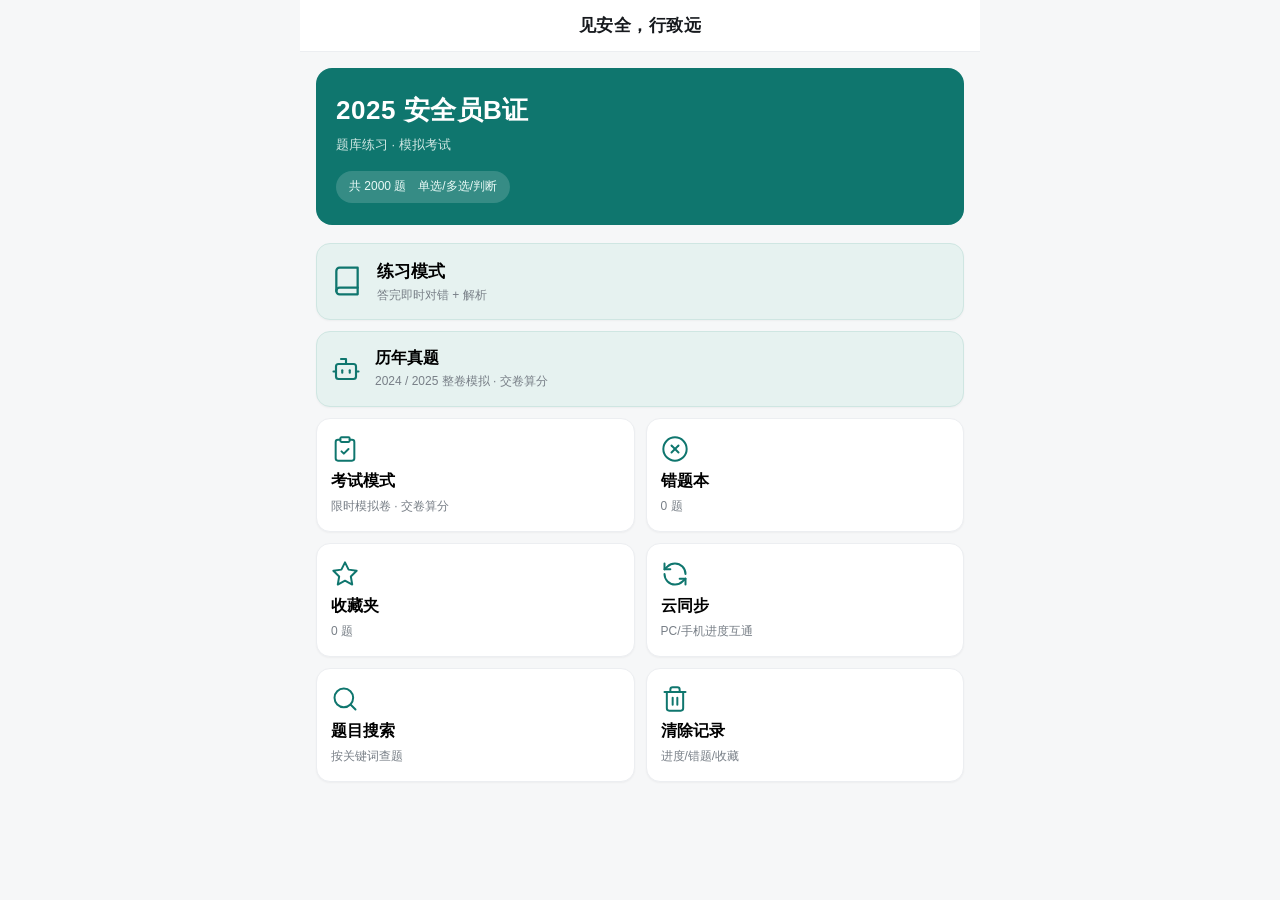
<file: index.html>
<!DOCTYPE html>
<html lang="zh-CN">
<head>
  <meta charset="UTF-8" />
  <meta name="viewport" content="width=device-width, initial-scale=1.0, maximum-scale=1.0, user-scalable=no" />
  <meta name="theme-color" content="#0f766e" />
  <title>安全员B证 · 刷题练习</title>
  <link rel="stylesheet" href="css/style.css" />
</head>
<body>
  <div id="app">
    <!-- ============ 顶部栏 ============ -->
    <header class="topbar">
      <button class="topbar__back" id="btnBack" hidden>‹</button>
      <h1 class="topbar__title" id="topTitle">见安全，行致远</h1>
      <div class="topbar__right" id="topRight"></div>
    </header>

    <main id="main">

      <!-- ============ 首页 ============ -->
      <section class="view view--home" data-view="home">
        <div class="hero">
          <div class="hero__title">2025 安全员B证</div>
          <div class="hero__sub">题库练习 · 模拟考试</div>
          <div class="hero__stat" id="homeStat"></div>
        </div>

        <div class="grid">
          <button class="card card--practice" data-go="practiceSetup">
            <span class="card__icon"><svg viewBox="0 0 24 24" aria-hidden="true"><path d="M4 19.5A2.5 2.5 0 0 1 6.5 17H20"/><path d="M6.5 2H20v20H6.5A2.5 2.5 0 0 1 4 19.5v-15A2.5 2.5 0 0 1 6.5 2z"/></svg></span>
            <span class="card__body">
              <span class="card__name">练习模式</span>
              <span class="card__desc">答完即时对错 + 解析</span>
            </span>
          </button>
          <button class="card card--papers" data-go="papers">
            <span class="card__icon"><svg viewBox="0 0 24 24" aria-hidden="true"><path d="M12 8V4H8"/><rect width="16" height="12" x="4" y="8" rx="2"/><path d="M2 14h2"/><path d="M20 14h2"/><path d="M15 13v2"/><path d="M9 13v2"/></svg></span>
            <span class="card__body">
              <span class="card__name">历年真题</span>
              <span class="card__desc">2024 / 2025 整卷模拟 · 交卷算分</span>
            </span>
          </button>
          <button class="card card--exam" data-go="examSetup">
            <span class="card__icon"><svg viewBox="0 0 24 24" aria-hidden="true"><rect width="8" height="4" x="8" y="2" rx="1"/><path d="M16 4h2a2 2 0 0 1 2 2v14a2 2 0 0 1-2 2H6a2 2 0 0 1-2-2V6a2 2 0 0 1 2-2h2"/><path d="m9 14 2 2 4-4"/></svg></span>
            <span class="card__name">考试模式</span>
            <span class="card__desc">限时模拟卷 · 交卷算分</span>
          </button>
          <button class="card card--wrong" data-go="wrongbook">
            <span class="card__icon"><svg viewBox="0 0 24 24" aria-hidden="true"><circle cx="12" cy="12" r="10"/><path d="m15 9-6 6"/><path d="m9 9 6 6"/></svg></span>
            <span class="card__name">错题本</span>
            <span class="card__desc" id="wrongCount">0 题</span>
          </button>
          <button class="card card--fav" data-go="favbook">
            <span class="card__icon"><svg viewBox="0 0 24 24" aria-hidden="true"><polygon points="12 2 15.09 8.26 22 9.27 17 14.14 18.18 21.02 12 17.77 5.82 21.02 7 14.14 2 9.27 8.91 8.26 12 2"/></svg></span>
            <span class="card__name">收藏夹</span>
            <span class="card__desc" id="favCount">0 题</span>
          </button>
          <button class="card card--sync" data-go="sync">
            <span class="card__icon"><svg viewBox="0 0 24 24" aria-hidden="true"><path d="M21 12a9 9 0 0 0-9-9 9 9 0 0 0-6.4 2.6L3 8"/><path d="M3 3v5h5"/><path d="M3 12a9 9 0 0 0 9 9 9 9 0 0 0 6.4-2.6L21 16"/><path d="M21 21v-5h-5"/></svg></span>
            <span class="card__name">云同步</span>
            <span class="card__desc" id="syncCardDesc">PC/手机进度互通</span>
          </button>
          <button class="card card--search" data-go="search">
            <span class="card__icon"><svg viewBox="0 0 24 24" aria-hidden="true"><circle cx="11" cy="11" r="8"/><path d="m21 21-4.3-4.3"/></svg></span>
            <span class="card__name">题目搜索</span>
            <span class="card__desc">按关键词查题</span>
          </button>
          <button class="card card--reset" id="btnResetAll">
            <span class="card__icon"><svg viewBox="0 0 24 24" aria-hidden="true"><path d="M3 6h18"/><path d="M19 6v14a2 2 0 0 1-2 2H7a2 2 0 0 1-2-2V6"/><path d="M8 6V4a2 2 0 0 1 2-2h4a2 2 0 0 1 2 2v2"/><line x1="10" x2="10" y1="11" y2="17"/><line x1="14" x2="14" y1="11" y2="17"/></svg></span>
            <span class="card__name">清除记录</span>
            <span class="card__desc">进度/错题/收藏</span>
          </button>
        </div>
      </section>

      <!-- ============ 练习设置 ============ -->
      <section class="view" data-view="practiceSetup" hidden>
        <div class="setup">
          <h2 class="setup__h">选择题型</h2>
          <div class="seg" id="practiceType">
            <button class="seg__btn is-active" data-val="all">全部</button>
            <button class="seg__btn" data-val="single">单选</button>
            <button class="seg__btn" data-val="multiple">多选</button>
            <button class="seg__btn" data-val="judge">判断</button>
          </div>

          <h2 class="setup__h">出题顺序</h2>
          <div class="seg" id="practiceOrder">
            <button class="seg__btn is-active" data-val="seq">顺序</button>
            <button class="seg__btn" data-val="random">随机</button>
          </div>

          <label class="switch">
            <input type="checkbox" id="practiceResume" checked />
            <span>记住上次进度（继续作答）</span>
          </label>

          <div class="setup__info" id="practiceInfo"></div>
          <button class="btn btn--primary btn--block" id="btnStartPractice">开始练习</button>
        </div>
      </section>

      <!-- ============ 考试设置 ============ -->
      <section class="view" data-view="examSetup" hidden>
        <div class="setup">
          <h2 class="setup__h">试卷构成</h2>
          <div class="exam-row"><span>单选题</span><input type="number" id="examSingle" min="0" value="40" /> 题 × 1 分</div>
          <div class="exam-row"><span>多选题</span><input type="number" id="examMultiple" min="0" value="20" /> 题 × 2 分</div>
          <div class="exam-row"><span>判断题</span><input type="number" id="examJudge" min="0" value="20" /> 题 × 1 分</div>

          <h2 class="setup__h">考试时长（分钟）</h2>
          <input type="number" id="examMinutes" min="1" value="60" class="exam-minutes" />

          <div class="setup__info" id="examInfo"></div>
          <button class="btn btn--primary btn--block" id="btnStartExam">开始考试</button>
        </div>
      </section>

      <!-- ============ 历年真题（选年份） ============ -->
      <section class="view" data-view="papers" hidden>
        <div class="papers" id="papersBox"></div>
      </section>

      <!-- ============ 答题视图（练习/考试通用） ============ -->
      <section class="view view--quiz" data-view="quiz" hidden>
        <div class="quiz">
          <div class="quiz__bar">
            <button class="quiz__progress" id="qNavToggle" title="题号跳转"><span id="qIndex">1</span>/<span id="qTotal">1</span><span class="quiz__navcaret">▾</span></button>
            <div class="quiz__timer" id="qTimer" hidden>00:00</div>
            <button class="quiz__fav" id="qFav" title="收藏"><svg viewBox="0 0 24 24" aria-hidden="true"><polygon points="12 2 15.09 8.26 22 9.27 17 14.14 18.18 21.02 12 17.77 5.82 21.02 7 14.14 2 9.27 8.91 8.26 12 2"/></svg></button>
          </div>
          <div class="quiz__progressbar"><i id="qProgressFill"></i></div>
          <div class="qnav" id="qNav" hidden>
            <div class="qnav__legend">
              <span><i class="qnav__dot is-cur"></i>当前</span>
              <span><i class="qnav__dot is-ans"></i>已答</span>
              <span><i class="qnav__dot is-right"></i>对</span>
              <span><i class="qnav__dot is-wrong2"></i>错</span>
            </div>
            <div class="qnav__grid" id="qNavGrid"></div>
          </div>

          <div class="qcard" id="qCard"><!-- 动态渲染 --></div>

          <div class="quiz__feedback" id="qFeedback" hidden></div>

          <div class="quiz__foot">
            <button class="btn btn--ghost" id="btnPrev">上一题</button>
            <button class="btn btn--primary" id="btnSubmitOrNext">提交</button>
          </div>
          <button class="btn btn--ghost btn--block" id="btnFinishExam" hidden>交卷</button>
        </div>
      </section>

      <!-- ============ 考试结果 ============ -->
      <section class="view" data-view="examResult" hidden>
        <div class="result" id="examResultBox"></div>
      </section>

      <!-- ============ 错题本 / 收藏夹 / 搜索 列表 ============ -->
      <section class="view" data-view="list" hidden>
        <div class="list" id="listBox"></div>
      </section>

      <!-- ============ 云同步 ============ -->
      <section class="view" data-view="sync" hidden>
        <div class="setup sync">
          <p class="sync__desc">在电脑和手机上输入<b>同一个同步码</b>，错题、收藏、练习进度即可云端互通。</p>
          <h2 class="setup__h">同步码</h2>
          <div class="sync__row">
            <input type="text" id="syncCodeInput" placeholder="4-64 位字母 / 数字" maxlength="64" autocomplete="off" autocapitalize="off" spellcheck="false" />
            <button class="btn btn--ghost" id="btnGenCode">随机生成</button>
          </div>
          <button class="btn btn--primary btn--block" id="btnSyncNow">保存并立即同步</button>
          <button class="btn btn--ghost btn--block" id="btnSyncOff" hidden>停止同步（清除本机同步码）</button>
          <div class="sync__status" id="syncStatus"></div>
          <div class="sync__snaps" id="syncSnaps"></div>
          <div class="sync__hint">同步码相当于密码，请妥善保管；知道它的人都能读写你的数据。换设备时，输入相同同步码并点「立即同步」即可。</div>
        </div>
      </section>

      <!-- ============ 搜索 ============ -->
      <section class="view" data-view="search" hidden>
        <div class="search">
          <input type="search" id="searchInput" placeholder="输入关键词，如：安全生产许可证" />
          <div class="search__result" id="searchResult"></div>
        </div>
      </section>

    </main>
  </div>

  <script src="js/questions.js"></script>
  <script src="js/papers.js"></script>
  <script src="js/app.js"></script>
</body>
</html>
</file>
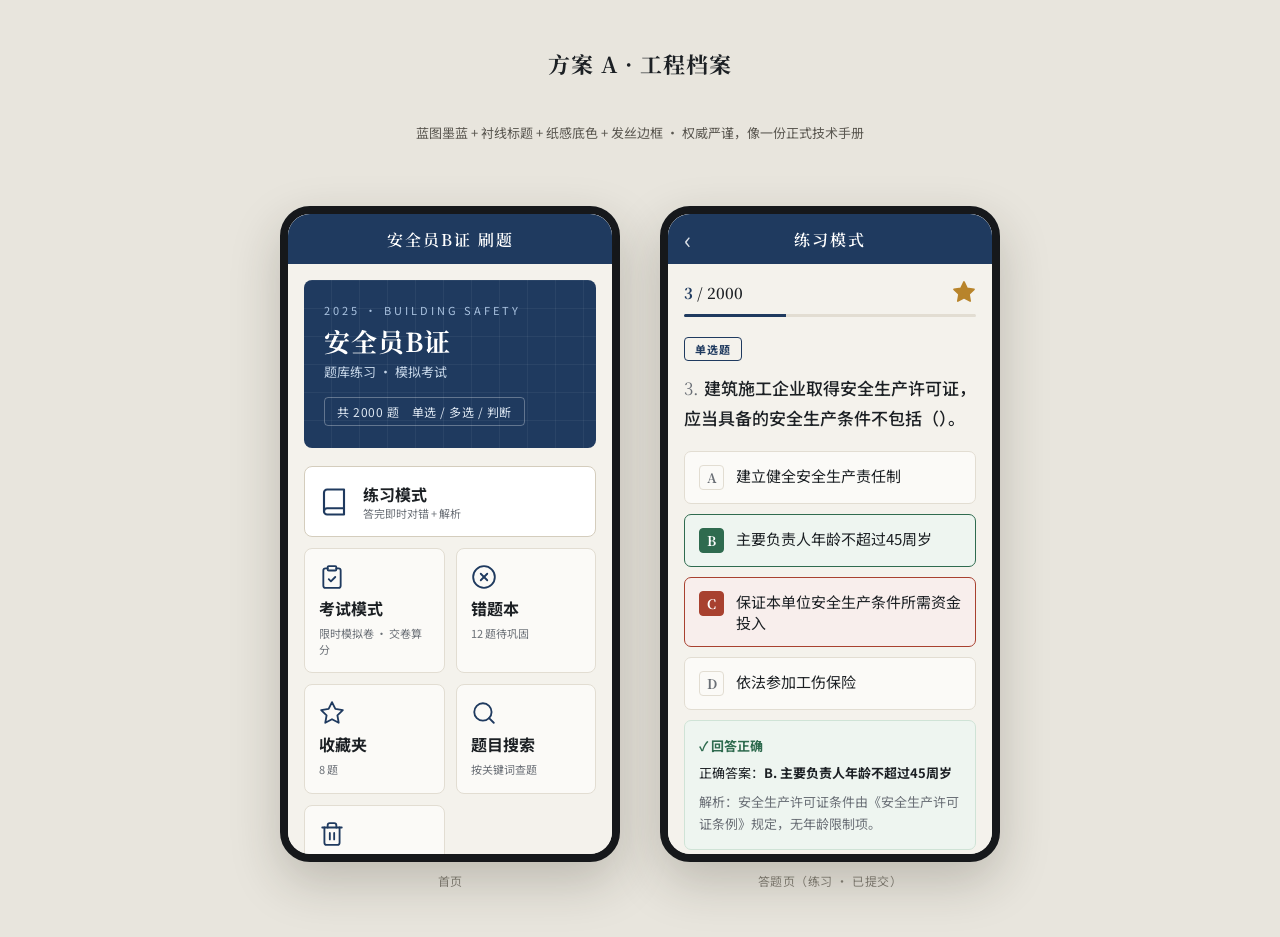
<file: design-demos/A-engineering-doc.html>
<!DOCTYPE html>
<html lang="zh-CN"><head><meta charset="UTF-8"/>
<title>方案A · 工程档案</title>
<link rel="preconnect" href="https://fonts.googleapis.com">
<style>
@import url('https://fonts.googleapis.com/css2?family=Noto+Serif+SC:wght@500;600;700&family=Noto+Sans+SC:wght@400;500;700&display=swap');
:root{
  --paper:#f4f2ec; --card:#fbfaf7; --ink:#1c2024; --ink2:#6a6f76; --line:#e2ddd2;
  --accent:#1f3a5f; --accent2:#2d5483; --ok:#2f6b4f; --no:#a8412f; --amber:#b8842b;
}
*{box-sizing:border-box;margin:0;padding:0}
body{background:#e8e5dd;font-family:"Noto Sans SC",-apple-system,sans-serif;color:var(--ink);
  display:flex;gap:40px;flex-wrap:wrap;justify-content:center;padding:48px 24px;-webkit-font-smoothing:antialiased}
.label{width:100%;text-align:center;font-family:"Noto Serif SC",serif;font-size:22px;font-weight:700;letter-spacing:1px;margin-bottom:4px}
.sub{width:100%;text-align:center;color:#5a5750;font-size:13px;margin-bottom:24px}
.phone{width:340px;background:var(--paper);border-radius:30px;overflow:hidden;
  box-shadow:0 20px 50px rgba(40,35,25,.22);border:8px solid #16181b}
.cap{font-size:12px;color:#7a766c;text-align:center;margin-top:10px;letter-spacing:.5px}
.frame{height:640px;overflow-y:auto;background:var(--paper)}
.frame::-webkit-scrollbar{display:none}

.top{height:50px;display:flex;align-items:center;padding:0 16px;background:var(--accent);color:#fff;position:sticky;top:0;z-index:5}
.top .t{flex:1;text-align:center;font-family:"Noto Serif SC",serif;font-size:16px;font-weight:600;letter-spacing:2px}
.top .b{width:28px;font-size:24px;line-height:1;color:rgba(255,255,255,.85)}
.view{padding:16px}

/* hero */
.hero{background:var(--accent);color:#fff;border-radius:8px;padding:22px 20px;position:relative;overflow:hidden;margin-bottom:18px}
.hero::after{content:"";position:absolute;inset:0;background:
  repeating-linear-gradient(90deg,transparent 0 27px,rgba(255,255,255,.05) 27px 28px),
  repeating-linear-gradient(0deg,transparent 0 27px,rgba(255,255,255,.05) 27px 28px);pointer-events:none}
.hero .badge{font-size:11px;letter-spacing:3px;color:#a9c2e0;text-transform:uppercase}
.hero h2{font-family:"Noto Serif SC",serif;font-size:26px;font-weight:700;letter-spacing:1px;margin-top:4px;position:relative}
.hero .desc{font-size:13px;color:#c6d6e8;margin-top:3px}
.hero .stat{margin-top:16px;display:inline-block;font-size:12px;color:#dce6f1;border:1px solid rgba(255,255,255,.3);
  padding:5px 12px;border-radius:4px;letter-spacing:.5px}

.grid{display:grid;grid-template-columns:1fr 1fr;gap:11px}
.card{background:var(--card);border:1px solid var(--line);border-radius:8px;padding:15px 14px;
  display:flex;flex-direction:column;gap:6px;cursor:pointer;transition:.15s}
.card:hover{border-color:var(--accent);transform:translateY(-1px)}
.card .ic{width:26px;height:26px;color:var(--accent)}
.card .ic svg{width:100%;height:100%;stroke:currentColor;stroke-width:1.7;fill:none;stroke-linecap:round;stroke-linejoin:round}
.card .nm{font-size:16px;font-weight:700}
.card .ds{font-size:11px;color:var(--ink2);line-height:1.4}
.card.primary{grid-column:1/3;flex-direction:row;align-items:center;gap:14px;background:#fff;border-color:#d4cdbd}
.card.primary .ic{width:30px;height:30px}
.card.primary .txt{flex:1}

/* quiz */
.qbar{display:flex;align-items:center;gap:12px;margin-bottom:10px}
.qprog{font-family:"Noto Serif SC",serif;font-size:15px;font-weight:600;color:var(--ink)}
.qprog b{color:var(--accent)}
.qfav{margin-left:auto;width:24px;height:24px;color:var(--amber);cursor:pointer}
.qfav svg{width:100%;height:100%;stroke:currentColor;stroke-width:1.7;fill:none;stroke-linejoin:round}
.qfav.on svg{fill:currentColor}
.qpb{height:3px;background:var(--line);border-radius:2px;overflow:hidden;margin-bottom:18px}
.qpb i{display:block;height:100%;width:35%;background:var(--accent)}
.qtype{display:inline-block;font-size:11px;font-weight:700;letter-spacing:1px;padding:3px 10px;border-radius:4px;
  border:1px solid var(--accent);color:var(--accent);margin-bottom:12px}
.qstem{font-size:17px;line-height:1.75;font-weight:500;margin-bottom:18px}
.qstem .qid{color:var(--ink2);font-weight:400;font-family:"Noto Serif SC",serif;margin-right:5px}
.opt{display:flex;align-items:flex-start;gap:12px;padding:13px 14px;margin-bottom:10px;
  border:1px solid var(--line);border-radius:7px;background:var(--card);font-size:15px}
.opt .k{flex:none;width:25px;height:25px;border:1px solid var(--line);border-radius:4px;
  display:flex;align-items:center;justify-content:center;font-family:"Noto Serif SC",serif;font-weight:700;font-size:13px;color:var(--ink2)}
.opt.chosen{border-color:var(--accent);background:#eef2f7}
.opt.chosen .k{background:var(--accent);color:#fff;border-color:var(--accent)}
.opt.correct{border-color:var(--ok);background:#eef5f0}
.opt.correct .k{background:var(--ok);color:#fff;border-color:var(--ok)}
.opt.wrong{border-color:var(--no);background:#f8eeec}
.opt.wrong .k{background:var(--no);color:#fff;border-color:var(--no)}
.fb{border-radius:7px;padding:14px;margin:4px 0 14px;font-size:13px;line-height:1.7;border:1px solid}
.fb.ok{background:#eef5f0;border-color:#cfe3d6}
.fb .ttl{font-weight:700;margin-bottom:5px;color:var(--ok)}
.fb .exp{margin-top:7px;color:var(--ink2)}
.foot{display:flex;gap:10px;margin-top:4px}
.btn{flex:1;padding:13px;border-radius:7px;font-size:15px;font-weight:700;border:1px solid var(--line);background:var(--card);color:var(--ink);cursor:pointer}
.btn.pri{background:var(--accent);color:#fff;border-color:var(--accent)}
</style></head>
<body>
<div class="label">方案 A · 工程档案</div>
<div class="sub">蓝图墨蓝 + 衬线标题 + 纸感底色 + 发丝边框 · 权威严谨，像一份正式技术手册</div>

<div>
<div class="phone"><div class="frame">
  <div class="top"><span class="b"></span><span class="t">安全员B证 刷题</span><span class="b"></span></div>
  <div class="view">
    <div class="hero">
      <div class="badge">2025 · BUILDING SAFETY</div>
      <h2>安全员B证</h2>
      <div class="desc">题库练习 · 模拟考试</div>
      <div class="stat">共 2000 题　单选 / 多选 / 判断</div>
    </div>
    <div class="grid">
      <div class="card primary">
        <span class="ic"><svg viewBox="0 0 24 24"><path d="M4 19.5A2.5 2.5 0 0 1 6.5 17H20"/><path d="M6.5 2H20v20H6.5A2.5 2.5 0 0 1 4 19.5v-15A2.5 2.5 0 0 1 6.5 2z"/></svg></span>
        <div class="txt"><div class="nm">练习模式</div><div class="ds">答完即时对错 + 解析</div></div>
      </div>
      <div class="card">
        <span class="ic"><svg viewBox="0 0 24 24"><rect width="8" height="4" x="8" y="2" rx="1"/><path d="M16 4h2a2 2 0 0 1 2 2v14a2 2 0 0 1-2 2H6a2 2 0 0 1-2-2V6a2 2 0 0 1 2-2h2"/><path d="m9 14 2 2 4-4"/></svg></span>
        <div class="nm">考试模式</div><div class="ds">限时模拟卷 · 交卷算分</div>
      </div>
      <div class="card">
        <span class="ic"><svg viewBox="0 0 24 24"><circle cx="12" cy="12" r="10"/><path d="m15 9-6 6"/><path d="m9 9 6 6"/></svg></span>
        <div class="nm">错题本</div><div class="ds">12 题待巩固</div>
      </div>
      <div class="card">
        <span class="ic"><svg viewBox="0 0 24 24"><polygon points="12 2 15.09 8.26 22 9.27 17 14.14 18.18 21.02 12 17.77 5.82 21.02 7 14.14 2 9.27 8.91 8.26 12 2"/></svg></span>
        <div class="nm">收藏夹</div><div class="ds">8 题</div>
      </div>
      <div class="card">
        <span class="ic"><svg viewBox="0 0 24 24"><circle cx="11" cy="11" r="8"/><path d="m21 21-4.3-4.3"/></svg></span>
        <div class="nm">题目搜索</div><div class="ds">按关键词查题</div>
      </div>
      <div class="card">
        <span class="ic"><svg viewBox="0 0 24 24"><path d="M3 6h18"/><path d="M19 6v14a2 2 0 0 1-2 2H7a2 2 0 0 1-2-2V6"/><path d="M8 6V4a2 2 0 0 1 2-2h4a2 2 0 0 1 2 2v2"/><line x1="10" x2="10" y1="11" y2="17"/><line x1="14" x2="14" y1="11" y2="17"/></svg></span>
        <div class="nm">清除记录</div><div class="ds">进度 / 错题 / 收藏</div>
      </div>
    </div>
  </div>
</div></div>
<div class="cap">首页</div>
</div>

<div>
<div class="phone"><div class="frame">
  <div class="top"><span class="b">‹</span><span class="t">练习模式</span><span class="b"></span></div>
  <div class="view">
    <div class="qbar"><span class="qprog"><b>3</b> / 2000</span>
      <span class="qfav on"><svg viewBox="0 0 24 24"><polygon points="12 2 15.09 8.26 22 9.27 17 14.14 18.18 21.02 12 17.77 5.82 21.02 7 14.14 2 9.27 8.91 8.26 12 2"/></svg></span>
    </div>
    <div class="qpb"><i></i></div>
    <div class="qtype">单选题</div>
    <div class="qstem"><span class="qid">3.</span>建筑施工企业取得安全生产许可证，应当具备的安全生产条件不包括（）。</div>
    <div class="opt"><span class="k">A</span><span>建立健全安全生产责任制</span></div>
    <div class="opt correct"><span class="k">B</span><span>主要负责人年龄不超过45周岁</span></div>
    <div class="opt wrong"><span class="k">C</span><span>保证本单位安全生产条件所需资金投入</span></div>
    <div class="opt"><span class="k">D</span><span>依法参加工伤保险</span></div>
    <div class="fb ok"><div class="ttl">✓ 回答正确</div>
      <div>正确答案：<b>B. 主要负责人年龄不超过45周岁</b></div>
      <div class="exp">解析：安全生产许可证条件由《安全生产许可证条例》规定，无年龄限制项。</div></div>
    <div class="foot"><button class="btn">上一题</button><button class="btn pri">下一题</button></div>
  </div>
</div></div>
<div class="cap">答题页（练习 · 已提交）</div>
</div>
</body></html>
</file>
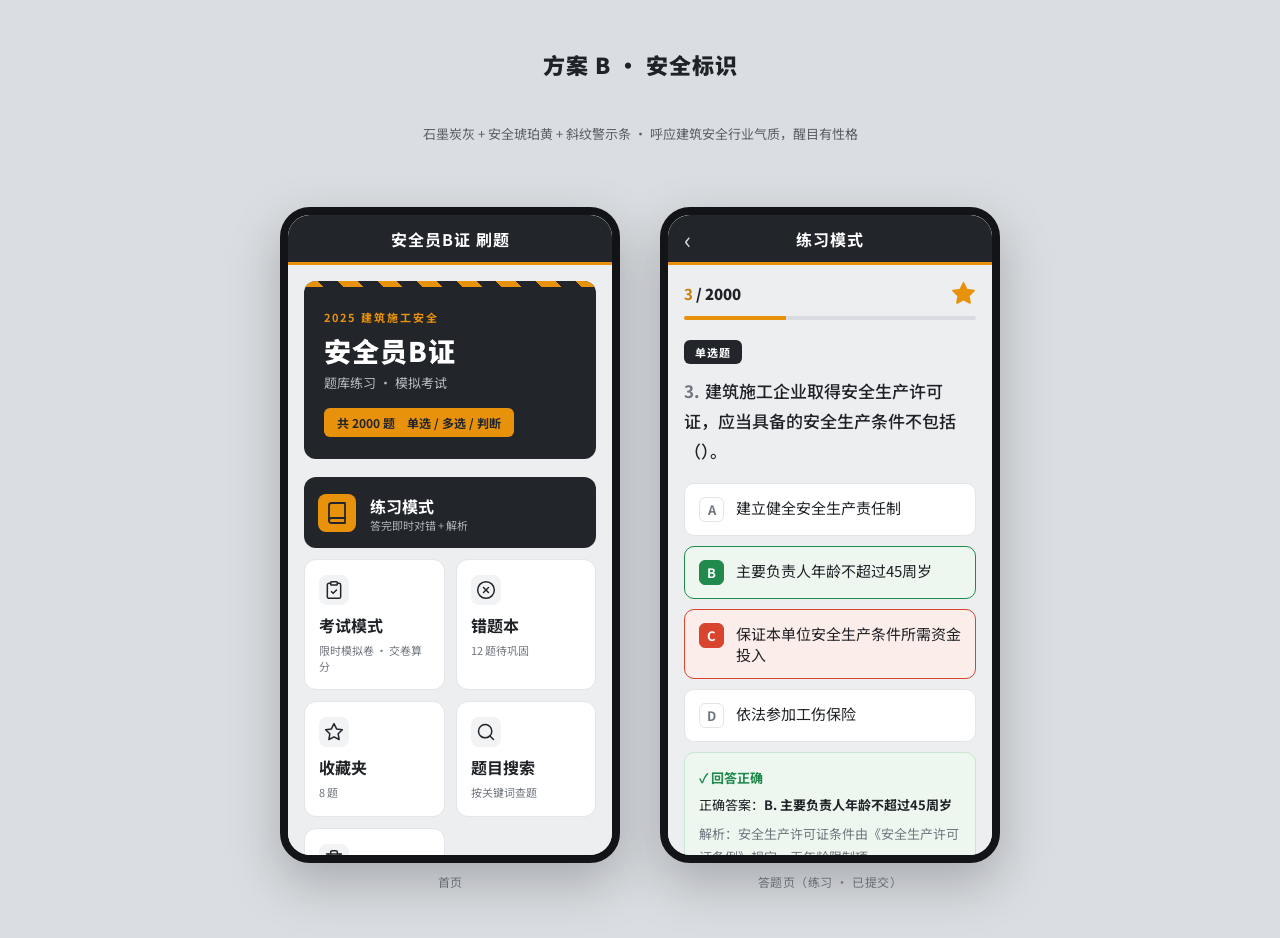
<file: design-demos/B-safety-signage.html>
<!DOCTYPE html>
<html lang="zh-CN"><head><meta charset="UTF-8"/>
<title>方案B · 安全标识</title>
<style>
@import url('https://fonts.googleapis.com/css2?family=Noto+Sans+SC:wght@400;500;700;900&display=swap');
:root{
  --bg:#eceef0; --card:#ffffff; --ink:#1f2226; --ink2:#71777e; --line:#e2e5e9;
  --char:#22262b; --amber:#e8920c; --amber-d:#cf7d04; --ok:#1f8a4c; --no:#d8442e;
}
*{box-sizing:border-box;margin:0;padding:0}
body{background:#dadde1;font-family:"Noto Sans SC",-apple-system,sans-serif;color:var(--ink);
  display:flex;gap:40px;flex-wrap:wrap;justify-content:center;padding:48px 24px;-webkit-font-smoothing:antialiased}
.label{width:100%;text-align:center;font-size:22px;font-weight:900;letter-spacing:1px;margin-bottom:4px}
.sub{width:100%;text-align:center;color:#5a5f64;font-size:13px;margin-bottom:24px}
.phone{width:340px;background:var(--bg);border-radius:30px;overflow:hidden;
  box-shadow:0 20px 50px rgba(20,25,30,.25);border:8px solid #121417}
.cap{font-size:12px;color:#6a6f74;text-align:center;margin-top:10px;letter-spacing:.5px}
.frame{height:640px;overflow-y:auto;background:var(--bg)}
.frame::-webkit-scrollbar{display:none}

.top{height:50px;display:flex;align-items:center;padding:0 16px;background:var(--char);color:#fff;position:sticky;top:0;z-index:5;
  border-bottom:3px solid var(--amber)}
.top .t{flex:1;text-align:center;font-size:16px;font-weight:700;letter-spacing:1px}
.top .b{width:28px;font-size:24px;line-height:1;color:rgba(255,255,255,.85)}
.view{padding:16px}

.hero{background:var(--char);color:#fff;border-radius:12px;padding:22px 20px;position:relative;overflow:hidden;margin-bottom:18px}
.hero::before{content:"";position:absolute;top:0;left:0;right:0;height:6px;
  background:repeating-linear-gradient(45deg,var(--amber) 0 14px,#22262b 14px 28px)}
.hero .badge{font-size:11px;letter-spacing:2px;color:var(--amber);font-weight:700;margin-top:6px}
.hero h2{font-size:27px;font-weight:900;letter-spacing:1px;margin-top:6px}
.hero .desc{font-size:13px;color:#b7bcc2;margin-top:3px}
.hero .stat{margin-top:16px;display:inline-block;font-size:12px;color:#22262b;background:var(--amber);
  padding:6px 13px;border-radius:6px;font-weight:700}

.grid{display:grid;grid-template-columns:1fr 1fr;gap:11px}
.card{background:var(--card);border:1px solid var(--line);border-radius:12px;padding:15px 14px;
  display:flex;flex-direction:column;gap:6px;cursor:pointer;transition:.15s}
.card:hover{transform:translateY(-2px);box-shadow:0 6px 16px rgba(20,25,30,.1)}
.card .ic{width:30px;height:30px;color:var(--char);background:#f1f3f5;border-radius:8px;padding:5px}
.card .ic svg{width:100%;height:100%;stroke:currentColor;stroke-width:1.8;fill:none;stroke-linecap:round;stroke-linejoin:round}
.card .nm{font-size:16px;font-weight:700;margin-top:2px}
.card .ds{font-size:11px;color:var(--ink2);line-height:1.4}
.card.primary{grid-column:1/3;flex-direction:row;align-items:center;gap:14px;background:var(--char);border:none}
.card.primary .ic{background:var(--amber);color:#22262b;width:38px;height:38px;padding:7px}
.card.primary .nm{color:#fff}.card.primary .ds{color:#aeb3b9}
.card.primary .txt{flex:1}

.qbar{display:flex;align-items:center;gap:12px;margin-bottom:10px}
.qprog{font-size:15px;font-weight:900;color:var(--ink)}
.qprog b{color:var(--amber-d)}
.qfav{margin-left:auto;width:25px;height:25px;color:var(--amber);cursor:pointer}
.qfav svg{width:100%;height:100%;stroke:currentColor;stroke-width:1.8;fill:none;stroke-linejoin:round}
.qfav.on svg{fill:currentColor}
.qpb{height:4px;background:#d8dce0;border-radius:3px;overflow:hidden;margin-bottom:18px}
.qpb i{display:block;height:100%;width:35%;background:var(--amber)}
.qtype{display:inline-block;font-size:11px;font-weight:700;letter-spacing:1px;padding:4px 11px;border-radius:6px;
  background:var(--char);color:#fff;margin-bottom:12px}
.qstem{font-size:17px;line-height:1.75;font-weight:500;margin-bottom:18px}
.qstem .qid{color:var(--ink2);font-weight:700;margin-right:5px}
.opt{display:flex;align-items:flex-start;gap:12px;padding:13px 14px;margin-bottom:10px;
  border:1.5px solid var(--line);border-radius:10px;background:var(--card);font-size:15px}
.opt .k{flex:none;width:25px;height:25px;border:1.5px solid var(--line);border-radius:6px;
  display:flex;align-items:center;justify-content:center;font-weight:700;font-size:13px;color:var(--ink2)}
.opt.chosen{border-color:var(--amber-d);background:#fdf4e6}
.opt.chosen .k{background:var(--amber-d);color:#fff;border-color:var(--amber-d)}
.opt.correct{border-color:var(--ok);background:#edf7f0}
.opt.correct .k{background:var(--ok);color:#fff;border-color:var(--ok)}
.opt.wrong{border-color:var(--no);background:#fbedea}
.opt.wrong .k{background:var(--no);color:#fff;border-color:var(--no)}
.fb{border-radius:10px;padding:14px;margin:4px 0 14px;font-size:13px;line-height:1.7;border:1.5px solid}
.fb.ok{background:#edf7f0;border-color:#c9e6d3}
.fb .ttl{font-weight:700;margin-bottom:5px;color:var(--ok)}
.fb .exp{margin-top:7px;color:var(--ink2)}
.foot{display:flex;gap:10px;margin-top:4px}
.btn{flex:1;padding:13px;border-radius:10px;font-size:15px;font-weight:700;border:1.5px solid var(--line);background:var(--card);color:var(--ink);cursor:pointer}
.btn.pri{background:var(--amber);color:#22262b;border-color:var(--amber)}
</style></head>
<body>
<div class="label">方案 B · 安全标识</div>
<div class="sub">石墨炭灰 + 安全琥珀黄 + 斜纹警示条 · 呼应建筑安全行业气质，醒目有性格</div>

<div>
<div class="phone"><div class="frame">
  <div class="top"><span class="b"></span><span class="t">安全员B证 刷题</span><span class="b"></span></div>
  <div class="view">
    <div class="hero">
      <div class="badge">2025 建筑施工安全</div>
      <h2>安全员B证</h2>
      <div class="desc">题库练习 · 模拟考试</div>
      <div class="stat">共 2000 题　单选 / 多选 / 判断</div>
    </div>
    <div class="grid">
      <div class="card primary">
        <span class="ic"><svg viewBox="0 0 24 24"><path d="M4 19.5A2.5 2.5 0 0 1 6.5 17H20"/><path d="M6.5 2H20v20H6.5A2.5 2.5 0 0 1 4 19.5v-15A2.5 2.5 0 0 1 6.5 2z"/></svg></span>
        <div class="txt"><div class="nm">练习模式</div><div class="ds">答完即时对错 + 解析</div></div>
      </div>
      <div class="card">
        <span class="ic"><svg viewBox="0 0 24 24"><rect width="8" height="4" x="8" y="2" rx="1"/><path d="M16 4h2a2 2 0 0 1 2 2v14a2 2 0 0 1-2 2H6a2 2 0 0 1-2-2V6a2 2 0 0 1 2-2h2"/><path d="m9 14 2 2 4-4"/></svg></span>
        <div class="nm">考试模式</div><div class="ds">限时模拟卷 · 交卷算分</div>
      </div>
      <div class="card">
        <span class="ic"><svg viewBox="0 0 24 24"><circle cx="12" cy="12" r="10"/><path d="m15 9-6 6"/><path d="m9 9 6 6"/></svg></span>
        <div class="nm">错题本</div><div class="ds">12 题待巩固</div>
      </div>
      <div class="card">
        <span class="ic"><svg viewBox="0 0 24 24"><polygon points="12 2 15.09 8.26 22 9.27 17 14.14 18.18 21.02 12 17.77 5.82 21.02 7 14.14 2 9.27 8.91 8.26 12 2"/></svg></span>
        <div class="nm">收藏夹</div><div class="ds">8 题</div>
      </div>
      <div class="card">
        <span class="ic"><svg viewBox="0 0 24 24"><circle cx="11" cy="11" r="8"/><path d="m21 21-4.3-4.3"/></svg></span>
        <div class="nm">题目搜索</div><div class="ds">按关键词查题</div>
      </div>
      <div class="card">
        <span class="ic"><svg viewBox="0 0 24 24"><path d="M3 6h18"/><path d="M19 6v14a2 2 0 0 1-2 2H7a2 2 0 0 1-2-2V6"/><path d="M8 6V4a2 2 0 0 1 2-2h4a2 2 0 0 1 2 2v2"/><line x1="10" x2="10" y1="11" y2="17"/><line x1="14" x2="14" y1="11" y2="17"/></svg></span>
        <div class="nm">清除记录</div><div class="ds">进度 / 错题 / 收藏</div>
      </div>
    </div>
  </div>
</div></div>
<div class="cap">首页</div>
</div>

<div>
<div class="phone"><div class="frame">
  <div class="top"><span class="b">‹</span><span class="t">练习模式</span><span class="b"></span></div>
  <div class="view">
    <div class="qbar"><span class="qprog"><b>3</b> / 2000</span>
      <span class="qfav on"><svg viewBox="0 0 24 24"><polygon points="12 2 15.09 8.26 22 9.27 17 14.14 18.18 21.02 12 17.77 5.82 21.02 7 14.14 2 9.27 8.91 8.26 12 2"/></svg></span>
    </div>
    <div class="qpb"><i></i></div>
    <div class="qtype">单选题</div>
    <div class="qstem"><span class="qid">3.</span>建筑施工企业取得安全生产许可证，应当具备的安全生产条件不包括（）。</div>
    <div class="opt"><span class="k">A</span><span>建立健全安全生产责任制</span></div>
    <div class="opt correct"><span class="k">B</span><span>主要负责人年龄不超过45周岁</span></div>
    <div class="opt wrong"><span class="k">C</span><span>保证本单位安全生产条件所需资金投入</span></div>
    <div class="opt"><span class="k">D</span><span>依法参加工伤保险</span></div>
    <div class="fb ok"><div class="ttl">✓ 回答正确</div>
      <div>正确答案：<b>B. 主要负责人年龄不超过45周岁</b></div>
      <div class="exp">解析：安全生产许可证条件由《安全生产许可证条例》规定，无年龄限制项。</div></div>
    <div class="foot"><button class="btn">上一题</button><button class="btn pri">下一题</button></div>
  </div>
</div></div>
<div class="cap">答题页（练习 · 已提交）</div>
</div>
</body></html>
</file>
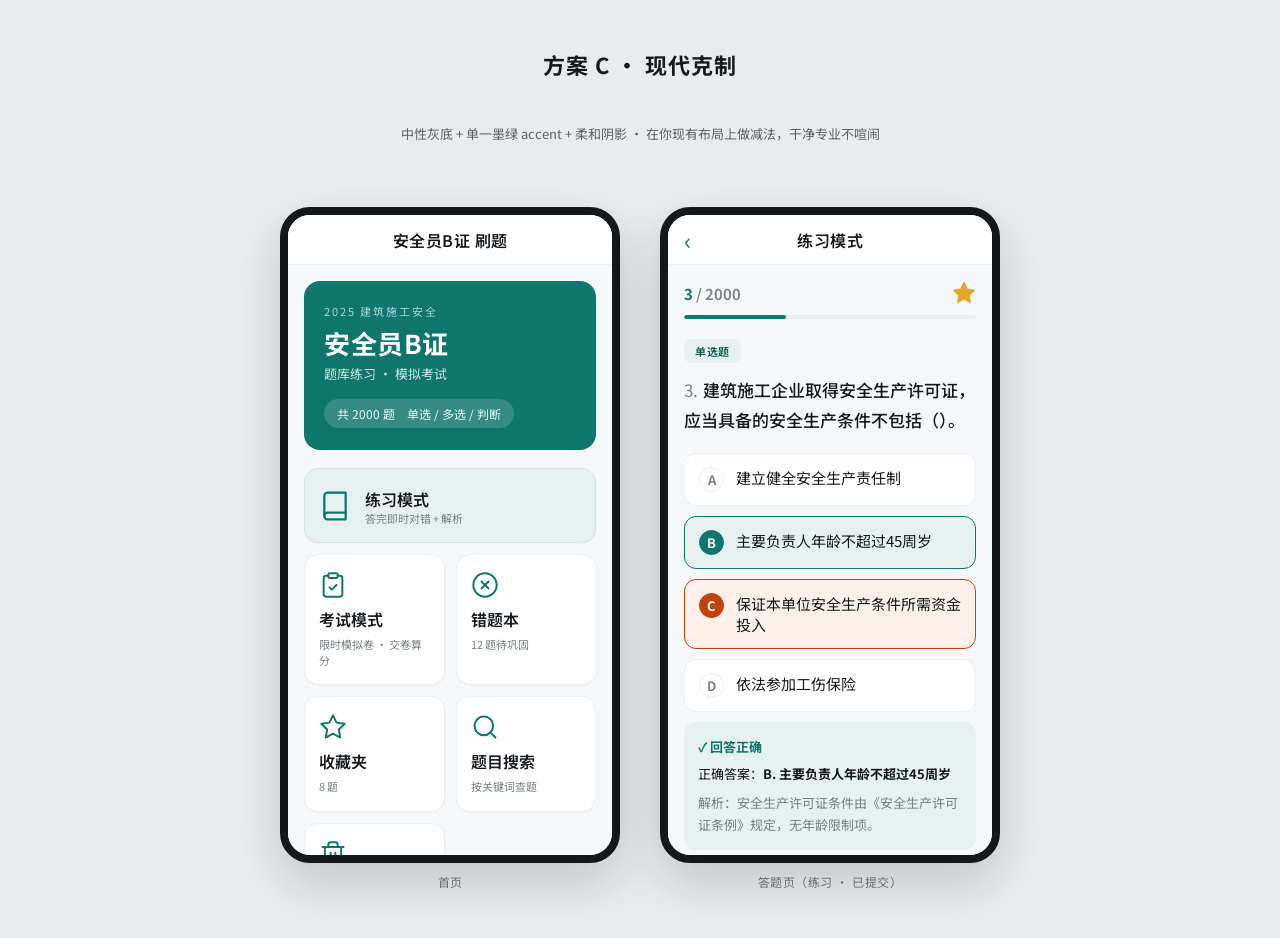
<file: design-demos/C-modern-restrained.html>
<!DOCTYPE html>
<html lang="zh-CN"><head><meta charset="UTF-8"/>
<title>方案C · 现代克制</title>
<style>
@import url('https://fonts.googleapis.com/css2?family=Noto+Sans+SC:wght@400;500;600;700&display=swap');
:root{
  --bg:#f6f7f8; --card:#ffffff; --ink:#16191d; --ink2:#787f87; --line:#eceef1;
  --accent:#0f766e; --accent-s:#0b5a54; --accent-bg:#e6f2f0; --ok:#0f766e; --no:#c2410c;
}
*{box-sizing:border-box;margin:0;padding:0}
body{background:#e9ebed;font-family:"Noto Sans SC",-apple-system,sans-serif;color:var(--ink);
  display:flex;gap:40px;flex-wrap:wrap;justify-content:center;padding:48px 24px;-webkit-font-smoothing:antialiased}
.label{width:100%;text-align:center;font-size:22px;font-weight:700;letter-spacing:1px;margin-bottom:4px}
.sub{width:100%;text-align:center;color:#5e636a;font-size:13px;margin-bottom:24px}
.phone{width:340px;background:var(--bg);border-radius:30px;overflow:hidden;
  box-shadow:0 20px 50px rgba(20,25,30,.18);border:8px solid #15171a}
.cap{font-size:12px;color:#6a6f74;text-align:center;margin-top:10px;letter-spacing:.5px}
.frame{height:640px;overflow-y:auto;background:var(--bg)}
.frame::-webkit-scrollbar{display:none}

.top{height:50px;display:flex;align-items:center;padding:0 16px;background:var(--card);color:var(--ink);
  position:sticky;top:0;z-index:5;border-bottom:1px solid var(--line)}
.top .t{flex:1;text-align:center;font-size:16px;font-weight:600;letter-spacing:.5px}
.top .b{width:28px;font-size:24px;line-height:1;color:var(--accent)}
.view{padding:16px}

.hero{background:var(--accent);color:#fff;border-radius:16px;padding:22px 20px;margin-bottom:18px}
.hero .badge{font-size:11px;letter-spacing:2px;color:#a7d4ce}
.hero h2{font-size:26px;font-weight:700;letter-spacing:.5px;margin-top:5px}
.hero .desc{font-size:13px;color:#cfe7e3;margin-top:3px}
.hero .stat{margin-top:16px;display:inline-block;font-size:12px;color:#eafaf7;background:rgba(255,255,255,.16);
  padding:6px 13px;border-radius:20px}

.grid{display:grid;grid-template-columns:1fr 1fr;gap:11px}
.card{background:var(--card);border:1px solid var(--line);border-radius:14px;padding:16px 14px;
  display:flex;flex-direction:column;gap:6px;cursor:pointer;transition:.15s;box-shadow:0 1px 2px rgba(20,25,30,.03)}
.card:hover{transform:translateY(-2px);box-shadow:0 8px 20px rgba(15,118,110,.1);border-color:#d6dadf}
.card .ic{width:28px;height:28px;color:var(--accent)}
.card .ic svg{width:100%;height:100%;stroke:currentColor;stroke-width:1.7;fill:none;stroke-linecap:round;stroke-linejoin:round}
.card .nm{font-size:16px;font-weight:600;margin-top:2px}
.card .ds{font-size:11px;color:var(--ink2);line-height:1.4}
.card.primary{grid-column:1/3;flex-direction:row;align-items:center;gap:14px;background:var(--accent-bg);border-color:#cfe6e2}
.card.primary .ic{width:32px;height:32px}
.card.primary .txt{flex:1}

.qbar{display:flex;align-items:center;gap:12px;margin-bottom:10px}
.qprog{font-size:15px;font-weight:600;color:var(--ink2)}
.qprog b{color:var(--accent);font-weight:700}
.qfav{margin-left:auto;width:24px;height:24px;color:#e0a82e;cursor:pointer}
.qfav svg{width:100%;height:100%;stroke:currentColor;stroke-width:1.7;fill:none;stroke-linejoin:round}
.qfav.on svg{fill:currentColor}
.qpb{height:4px;background:var(--line);border-radius:3px;overflow:hidden;margin-bottom:18px}
.qpb i{display:block;height:100%;width:35%;background:var(--accent);border-radius:3px}
.qtype{display:inline-block;font-size:11px;font-weight:600;letter-spacing:.5px;padding:4px 11px;border-radius:8px;
  background:var(--accent-bg);color:var(--accent-s);margin-bottom:12px}
.qstem{font-size:17px;line-height:1.75;font-weight:500;margin-bottom:18px}
.qstem .qid{color:var(--ink2);font-weight:400;margin-right:5px}
.opt{display:flex;align-items:flex-start;gap:12px;padding:13px 14px;margin-bottom:10px;
  border:1.5px solid var(--line);border-radius:12px;background:var(--card);font-size:15px}
.opt .k{flex:none;width:25px;height:25px;border:1.5px solid var(--line);border-radius:50%;
  display:flex;align-items:center;justify-content:center;font-weight:700;font-size:13px;color:var(--ink2)}
.opt.chosen{border-color:var(--accent);background:var(--accent-bg)}
.opt.chosen .k{background:var(--accent);color:#fff;border-color:var(--accent)}
.opt.correct{border-color:var(--ok);background:var(--accent-bg)}
.opt.correct .k{background:var(--ok);color:#fff;border-color:var(--ok)}
.opt.wrong{border-color:var(--no);background:#fdf0e9}
.opt.wrong .k{background:var(--no);color:#fff;border-color:var(--no)}
.fb{border-radius:12px;padding:14px;margin:4px 0 14px;font-size:13px;line-height:1.7}
.fb.ok{background:var(--accent-bg)}
.fb .ttl{font-weight:700;margin-bottom:5px;color:var(--ok)}
.fb .exp{margin-top:7px;color:var(--ink2)}
.foot{display:flex;gap:10px;margin-top:4px}
.btn{flex:1;padding:13px;border-radius:12px;font-size:15px;font-weight:600;border:1.5px solid var(--line);background:var(--card);color:var(--ink);cursor:pointer}
.btn.pri{background:var(--accent);color:#fff;border-color:var(--accent)}
</style></head>
<body>
<div class="label">方案 C · 现代克制</div>
<div class="sub">中性灰底 + 单一墨绿 accent + 柔和阴影 · 在你现有布局上做减法，干净专业不喧闹</div>

<div>
<div class="phone"><div class="frame">
  <div class="top"><span class="b"></span><span class="t">安全员B证 刷题</span><span class="b"></span></div>
  <div class="view">
    <div class="hero">
      <div class="badge">2025 建筑施工安全</div>
      <h2>安全员B证</h2>
      <div class="desc">题库练习 · 模拟考试</div>
      <div class="stat">共 2000 题　单选 / 多选 / 判断</div>
    </div>
    <div class="grid">
      <div class="card primary">
        <span class="ic"><svg viewBox="0 0 24 24"><path d="M4 19.5A2.5 2.5 0 0 1 6.5 17H20"/><path d="M6.5 2H20v20H6.5A2.5 2.5 0 0 1 4 19.5v-15A2.5 2.5 0 0 1 6.5 2z"/></svg></span>
        <div class="txt"><div class="nm">练习模式</div><div class="ds">答完即时对错 + 解析</div></div>
      </div>
      <div class="card">
        <span class="ic"><svg viewBox="0 0 24 24"><rect width="8" height="4" x="8" y="2" rx="1"/><path d="M16 4h2a2 2 0 0 1 2 2v14a2 2 0 0 1-2 2H6a2 2 0 0 1-2-2V6a2 2 0 0 1 2-2h2"/><path d="m9 14 2 2 4-4"/></svg></span>
        <div class="nm">考试模式</div><div class="ds">限时模拟卷 · 交卷算分</div>
      </div>
      <div class="card">
        <span class="ic"><svg viewBox="0 0 24 24"><circle cx="12" cy="12" r="10"/><path d="m15 9-6 6"/><path d="m9 9 6 6"/></svg></span>
        <div class="nm">错题本</div><div class="ds">12 题待巩固</div>
      </div>
      <div class="card">
        <span class="ic"><svg viewBox="0 0 24 24"><polygon points="12 2 15.09 8.26 22 9.27 17 14.14 18.18 21.02 12 17.77 5.82 21.02 7 14.14 2 9.27 8.91 8.26 12 2"/></svg></span>
        <div class="nm">收藏夹</div><div class="ds">8 题</div>
      </div>
      <div class="card">
        <span class="ic"><svg viewBox="0 0 24 24"><circle cx="11" cy="11" r="8"/><path d="m21 21-4.3-4.3"/></svg></span>
        <div class="nm">题目搜索</div><div class="ds">按关键词查题</div>
      </div>
      <div class="card">
        <span class="ic"><svg viewBox="0 0 24 24"><path d="M3 6h18"/><path d="M19 6v14a2 2 0 0 1-2 2H7a2 2 0 0 1-2-2V6"/><path d="M8 6V4a2 2 0 0 1 2-2h4a2 2 0 0 1 2 2v2"/><line x1="10" x2="10" y1="11" y2="17"/><line x1="14" x2="14" y1="11" y2="17"/></svg></span>
        <div class="nm">清除记录</div><div class="ds">进度 / 错题 / 收藏</div>
      </div>
    </div>
  </div>
</div></div>
<div class="cap">首页</div>
</div>

<div>
<div class="phone"><div class="frame">
  <div class="top"><span class="b">‹</span><span class="t">练习模式</span><span class="b"></span></div>
  <div class="view">
    <div class="qbar"><span class="qprog"><b>3</b> / 2000</span>
      <span class="qfav on"><svg viewBox="0 0 24 24"><polygon points="12 2 15.09 8.26 22 9.27 17 14.14 18.18 21.02 12 17.77 5.82 21.02 7 14.14 2 9.27 8.91 8.26 12 2"/></svg></span>
    </div>
    <div class="qpb"><i></i></div>
    <div class="qtype">单选题</div>
    <div class="qstem"><span class="qid">3.</span>建筑施工企业取得安全生产许可证，应当具备的安全生产条件不包括（）。</div>
    <div class="opt"><span class="k">A</span><span>建立健全安全生产责任制</span></div>
    <div class="opt correct"><span class="k">B</span><span>主要负责人年龄不超过45周岁</span></div>
    <div class="opt wrong"><span class="k">C</span><span>保证本单位安全生产条件所需资金投入</span></div>
    <div class="opt"><span class="k">D</span><span>依法参加工伤保险</span></div>
    <div class="fb ok"><div class="ttl">✓ 回答正确</div>
      <div>正确答案：<b>B. 主要负责人年龄不超过45周岁</b></div>
      <div class="exp">解析：安全生产许可证条件由《安全生产许可证条例》规定，无年龄限制项。</div></div>
    <div class="foot"><button class="btn">上一题</button><button class="btn pri">下一题</button></div>
  </div>
</div></div>
<div class="cap">答题页（练习 · 已提交）</div>
</div>
</body></html>
</file>
<file: css/style.css>
:root{
  --accent:#0f766e; --accent-s:#0b5a54; --accent-bg:#e6f2f0;
  --green:#0f766e; --red:#c2410c;
  --bg:#f6f7f8; --card:#ffffff; --txt:#16191d; --txt2:#787f87; --line:#eceef1;
  --gold:#e0a82e; --shadow:0 1px 2px rgba(20,25,30,.04);
  --radius:14px;
}
*{box-sizing:border-box;-webkit-tap-highlight-color:transparent}
[hidden]{display:none!important}
html,body{margin:0;padding:0}
body{
  font-family:-apple-system,BlinkMacSystemFont,"PingFang SC","Microsoft YaHei",Roboto,Helvetica,Arial,sans-serif;
  background:var(--bg); color:var(--txt); font-size:16px; line-height:1.6;
  -webkit-font-smoothing:antialiased;
}
button{font-family:inherit;cursor:pointer;border:none;background:none}
input{font-family:inherit}

#app{max-width:680px;margin:0 auto;min-height:100vh;background:var(--bg);display:flex;flex-direction:column}

/* ---------- 顶部栏 ---------- */
.topbar{
  position:sticky;top:0;z-index:20;display:flex;align-items:center;gap:8px;
  height:52px;padding:0 12px;background:var(--card);color:var(--txt);
  border-bottom:1px solid var(--line);
}
.topbar__back{font-size:30px;line-height:1;color:var(--accent);width:32px;height:44px;margin-left:-6px;position:relative;z-index:1}
.topbar__title{position:absolute;left:50%;transform:translateX(-50%);max-width:62%;white-space:nowrap;overflow:hidden;text-overflow:ellipsis;
  font-size:17px;font-weight:600;margin:0;text-align:center;letter-spacing:.5px;pointer-events:none}
.topbar__right{margin-left:auto;min-width:32px;text-align:right;font-size:14px;color:var(--txt2)}

#main{flex:1;display:flex;flex-direction:column}
.view{padding:16px;animation:fade .2s ease}
@keyframes fade{from{opacity:0;transform:translateY(4px)}to{opacity:1;transform:none}}

/* ---------- 首页 ---------- */
.hero{
  background:var(--accent);color:#fff;border-radius:16px;
  padding:22px 20px;margin-bottom:18px;
}
.hero__title{font-size:26px;font-weight:700;letter-spacing:.5px}
.hero__sub{color:#cfe7e3;margin-top:3px;font-size:13px}
.hero__stat{margin-top:16px;font-size:12px;color:#eafaf7;background:rgba(255,255,255,.16);
  display:inline-block;padding:6px 13px;border-radius:20px}

.grid{display:grid;grid-template-columns:1fr 1fr;gap:11px}
.card{
  background:var(--card);border:1px solid var(--line);border-radius:var(--radius);padding:16px 14px;text-align:left;
  box-shadow:var(--shadow);display:flex;flex-direction:column;gap:6px;transition:transform .15s,box-shadow .15s,border-color .15s;
}
.card:active{transform:scale(.98)}
.card:hover{transform:translateY(-2px);box-shadow:0 8px 20px rgba(15,118,110,.1);border-color:#d6dadf}
.card__icon{width:28px;height:28px;color:var(--accent);margin-bottom:2px}
.card__icon svg{width:100%;height:100%;stroke:currentColor;stroke-width:1.7;fill:none;stroke-linecap:round;stroke-linejoin:round}
.card__name{font-size:16px;font-weight:600}
.card__desc{font-size:12px;color:var(--txt2);line-height:1.4}

/* 练习模式做成整行主操作 */
.card--practice{grid-column:1/3;flex-direction:row;align-items:center;gap:14px;
  background:var(--accent-bg);border-color:#cfe6e2}
.card--practice .card__icon{width:32px;height:32px;margin-bottom:0;flex:none}
.card--practice .card__body{display:flex;flex-direction:column;gap:4px}
.card--practice .card__name{font-size:17px}
.card--exam{grid-column:1/2}
.card--wrong{grid-column:2/3}

/* 历年真题：整行卡 */
.card--papers{grid-column:1/3;flex-direction:row;align-items:center;gap:14px;
  background:var(--accent-bg);border-color:#cfe6e2}
.card--papers .card__icon{width:30px;height:30px;margin-bottom:0;flex:none;color:var(--accent)}
.card--papers .card__body{display:flex;flex-direction:column;gap:4px}
.card--papers .card__name{font-size:16px}

/* 历年真题：年份列表 */
.paper-card{display:flex;align-items:center;gap:14px;width:100%;text-align:left;cursor:pointer;
  background:var(--card);border:1px solid var(--line);border-radius:12px;padding:16px 14px;margin-bottom:11px;
  box-shadow:var(--shadow);transition:transform .15s,box-shadow .15s,border-color .15s}
.paper-card:active{transform:scale(.99)}
.paper-card__year{font-size:22px;font-weight:700;color:#ea580c;min-width:54px;flex:none}
.paper-card__body{display:flex;flex-direction:column;gap:4px;flex:1}
.paper-card__name{font-size:15px;font-weight:600}
.paper-card__desc{font-size:12px;color:var(--txt2);line-height:1.4}
.paper-card__go{font-size:24px;color:var(--txt2);flex:none}

/* ---------- 设置页 ---------- */
.setup{background:var(--card);border:1px solid var(--line);border-radius:var(--radius);padding:18px;box-shadow:var(--shadow)}
.setup__h{font-size:15px;font-weight:600;margin:18px 0 10px}
.setup__h:first-child{margin-top:0}
.seg{display:flex;gap:8px;flex-wrap:wrap}
.seg__btn{
  flex:1;min-width:60px;padding:10px 6px;border-radius:10px;background:var(--bg);
  color:var(--txt);font-size:15px;border:1.5px solid var(--line);transition:.12s;
}
.seg__btn.is-active{background:var(--accent);color:#fff;font-weight:600;border-color:var(--accent)}
.switch{display:flex;align-items:center;gap:10px;margin-top:18px;font-size:14px;color:var(--txt2)}
.switch input{width:18px;height:18px;accent-color:var(--accent)}
.setup__info{margin:16px 0;font-size:13px;color:var(--txt2);min-height:20px}
.exam-row{display:flex;align-items:center;gap:8px;padding:8px 0;font-size:15px;border-bottom:1px solid var(--line)}
.exam-row span{flex:1}
.exam-row input,.exam-minutes{width:64px;padding:8px;border:1.5px solid var(--line);border-radius:8px;text-align:center;font-size:15px}
.exam-minutes{width:100%}

/* ---------- 云同步 ---------- */
.sync__desc{font-size:14px;color:var(--txt2);line-height:1.7;margin-bottom:4px}
.sync__row{display:flex;gap:8px;align-items:center}
.sync__row input{flex:1;min-width:0;padding:11px 12px;border:1.5px solid var(--line);border-radius:10px;font-size:15px;letter-spacing:1px}
.sync__row .btn{flex:none;padding:11px 14px;font-size:14px}
.sync__status{margin:14px 0 4px;font-size:13px;color:var(--accent-s);min-height:18px;word-break:break-all}
.sync__snaps{margin-top:6px}
.sync__snaptitle{font-size:12px;color:var(--txt2);margin:8px 0 8px}
.sync__snap{display:flex;align-items:center;gap:10px;padding:11px 12px;border:1.5px solid var(--line);border-radius:10px;margin-bottom:8px;font-size:14px}
.sync__snap.is-cur{background:var(--accent-bg);border-color:#bcdbd6}
.sync__snap[data-restore]{cursor:pointer}
.sync__snap[data-restore]:active{transform:scale(.99)}
.sync__snapdot{width:9px;height:9px;border-radius:50%;background:var(--txt2);flex:none}
.sync__snap.is-cur .sync__snapdot{background:#16a34a}
.sync__snaptime{font-weight:600;font-variant-numeric:tabular-nums}
.sync__snapinfo{color:var(--txt2);font-size:12px}
.sync__snaptag{margin-left:auto;font-size:12px;font-weight:600;padding:3px 11px;border-radius:7px}
.sync__snap.is-cur .sync__snaptag{background:#dff0ed;color:var(--accent-s)}
.sync__snap[data-restore] .sync__snaptag{background:var(--accent);color:#fff}
.sync__hint{margin-top:14px;font-size:12px;color:var(--txt2);line-height:1.7;padding:10px 12px;background:var(--accent-bg);border-radius:10px}

/* ---------- 按钮 ---------- */
.btn{padding:13px 18px;border-radius:12px;font-size:16px;font-weight:600;transition:.12s;border:1.5px solid var(--line);background:var(--card);color:var(--txt)}
.btn:active{transform:scale(.98)}
.btn--primary{background:var(--accent);color:#fff;border-color:var(--accent)}
.btn--primary:active{background:var(--accent-s)}
.btn--ghost{background:var(--card);color:var(--txt)}
.btn--block{display:block;width:100%;margin-top:14px}
.btn:disabled{opacity:.5}

/* ---------- 答题 ---------- */
.quiz{background:var(--card);border:1px solid var(--line);border-radius:var(--radius);padding:16px;box-shadow:var(--shadow)}
.quiz__bar{display:flex;align-items:center;gap:12px;margin-bottom:8px}
.quiz__progress{font-size:15px;color:var(--txt2);font-weight:600}
.quiz__progress #qIndex{color:var(--accent);font-weight:700}
.quiz__timer{margin-left:auto;font-size:15px;font-weight:700;color:var(--red);font-variant-numeric:tabular-nums}
.quiz__fav{width:24px;height:24px;color:var(--gold);margin-left:auto;line-height:0;padding:0}
.quiz__fav svg{width:100%;height:100%;stroke:currentColor;stroke-width:1.7;fill:none;stroke-linejoin:round}
.quiz__fav.is-on svg{fill:currentColor}
.quiz__timer:not([hidden]) + .quiz__fav{margin-left:12px}
.quiz__progressbar{height:4px;background:var(--line);border-radius:3px;overflow:hidden;margin-bottom:18px}
.quiz__progressbar i{display:block;height:100%;background:var(--accent);width:0;border-radius:3px;transition:width .25s}

/* 题号跳转面板 */
.quiz__progress{display:inline-flex;align-items:center;gap:3px;padding:2px 4px;margin:-2px -4px;border-radius:8px}
.quiz__progress:active{background:var(--bg)}
.quiz__navcaret{font-size:11px;color:var(--txt2);transition:transform .15s}
.quiz__progress.is-open .quiz__navcaret{transform:rotate(180deg)}
.qnav{border:1px solid var(--line);border-radius:12px;padding:12px;margin-bottom:16px;background:#fbfcfc}
.qnav__legend{display:flex;flex-wrap:wrap;gap:14px;font-size:12px;color:var(--txt2);margin-bottom:10px}
.qnav__legend span{display:inline-flex;align-items:center;gap:5px}
.qnav__dot{width:11px;height:11px;border-radius:3px;border:1.5px solid var(--line);background:var(--card);display:inline-block}
.qnav__dot.is-cur{background:var(--accent);border-color:var(--accent)}
.qnav__dot.is-ans{background:var(--accent-bg);border-color:#bcdbd6}
.qnav__dot.is-right{background:#16a34a;border-color:#16a34a}
.qnav__dot.is-wrong2{background:var(--red);border-color:var(--red)}
.qnav__grid{display:grid;grid-template-columns:repeat(auto-fill,minmax(40px,1fr));gap:7px;max-height:230px;overflow:auto}
.qnav__cell{height:36px;border:1.5px solid var(--line);border-radius:8px;background:var(--card);
  display:flex;align-items:center;justify-content:center;text-align:center;
  font-size:13px;font-weight:600;color:var(--txt);font-variant-numeric:tabular-nums;transition:.1s}
.qnav__cell.is-ans{background:var(--accent-bg);border-color:#bcdbd6;color:var(--accent-s)}
.qnav__cell.is-right{background:#16a34a;border-color:#16a34a;color:#fff}
.qnav__cell.is-wrong2{background:var(--red);border-color:var(--red);color:#fff}
.qnav__cell.is-cur{outline:2px solid var(--accent);outline-offset:1px;background:var(--accent);border-color:var(--accent);color:#fff}

.qtype{display:inline-block;font-size:11px;padding:4px 11px;border-radius:8px;background:var(--accent-bg);color:var(--accent-s);font-weight:600;letter-spacing:.5px;margin-bottom:12px}
.qtype--multiple{background:#fef3c7;color:#92600a}
.qtype--judge{background:#e6f2f0;color:var(--accent-s)}
.qstem{font-size:17px;line-height:1.75;margin-bottom:18px;font-weight:500}
.qstem .qid{color:var(--txt2);font-weight:400;font-size:15px;margin-right:5px}

.opt{
  display:flex;align-items:flex-start;gap:12px;padding:13px 14px;margin-bottom:10px;
  border:1.5px solid var(--line);border-radius:12px;background:var(--card);transition:.12s;font-size:16px;
}
.opt:active{background:#f9fafb}
.opt__key{flex:none;width:25px;height:25px;border-radius:50%;border:1.5px solid var(--line);
  display:flex;align-items:center;justify-content:center;font-size:13px;font-weight:700;color:var(--txt2)}
.opt__txt{flex:1}
.opt.is-chosen{border-color:var(--accent);background:var(--accent-bg)}
.opt.is-chosen .opt__key{background:var(--accent);color:#fff;border-color:var(--accent)}
.opt.is-correct{border-color:var(--green);background:var(--accent-bg)}
.opt.is-correct .opt__key{background:var(--green);color:#fff;border-color:var(--green)}
.opt.is-wrong{border-color:var(--red);background:#fdf0e9}
.opt.is-wrong .opt__key{background:var(--red);color:#fff;border-color:var(--red)}
.opt.is-locked{pointer-events:none}

.quiz__feedback{border-radius:12px;padding:14px;margin-bottom:14px;font-size:14px;line-height:1.7}
.quiz__feedback.ok{background:var(--accent-bg)}
.quiz__feedback.no{background:#fdf0e9}
.fb__title{font-weight:700;margin-bottom:6px}
.fb__title.ok{color:var(--green)}
.fb__title.no{color:var(--red)}
.fb__ans b{color:var(--txt)}
.fb__exp{margin-top:8px;color:var(--txt2);white-space:pre-line}

.quiz__foot{display:flex;gap:12px}
.quiz__foot .btn{flex:1}

/* ---------- 结果 ---------- */
.result{background:var(--card);border:1px solid var(--line);border-radius:var(--radius);padding:24px;box-shadow:var(--shadow);text-align:center}
.result__score{font-size:54px;font-weight:800;color:var(--accent);line-height:1}
.result__score.pass{color:var(--green)}
.result__score.fail{color:var(--red)}
.result__label{color:var(--txt2);margin:6px 0 18px}
.result__meta{display:flex;justify-content:space-around;margin-bottom:20px;flex-wrap:wrap;gap:10px}
.result__meta div{font-size:14px}
.result__meta b{display:block;font-size:20px;color:var(--txt)}

/* ---------- 列表/搜索 ---------- */
.list__empty,.search__empty{text-align:center;color:var(--txt2);padding:50px 20px}
.qitem{background:var(--card);border:1px solid var(--line);border-radius:12px;padding:14px;margin-bottom:10px;box-shadow:var(--shadow)}
.qitem__type{font-size:12px;color:var(--accent);font-weight:600}
.qitem__stem{margin:4px 0 8px;font-size:15px}
.qitem__ans{font-size:13px;color:var(--green)}
.qitem__btns{display:flex;gap:10px;margin-top:10px}
.qitem__btns .btn{flex:1;padding:8px;font-size:14px}

.search input[type=search]{width:100%;padding:13px 16px;border:1.5px solid var(--line);
  border-radius:12px;font-size:16px;background:var(--card);box-shadow:var(--shadow)}
.search input[type=search]:focus{outline:none;border-color:var(--accent)}
.search__result{margin-top:14px}

.list .btn--block,.search .btn--block{margin-top:4px}
</file>
